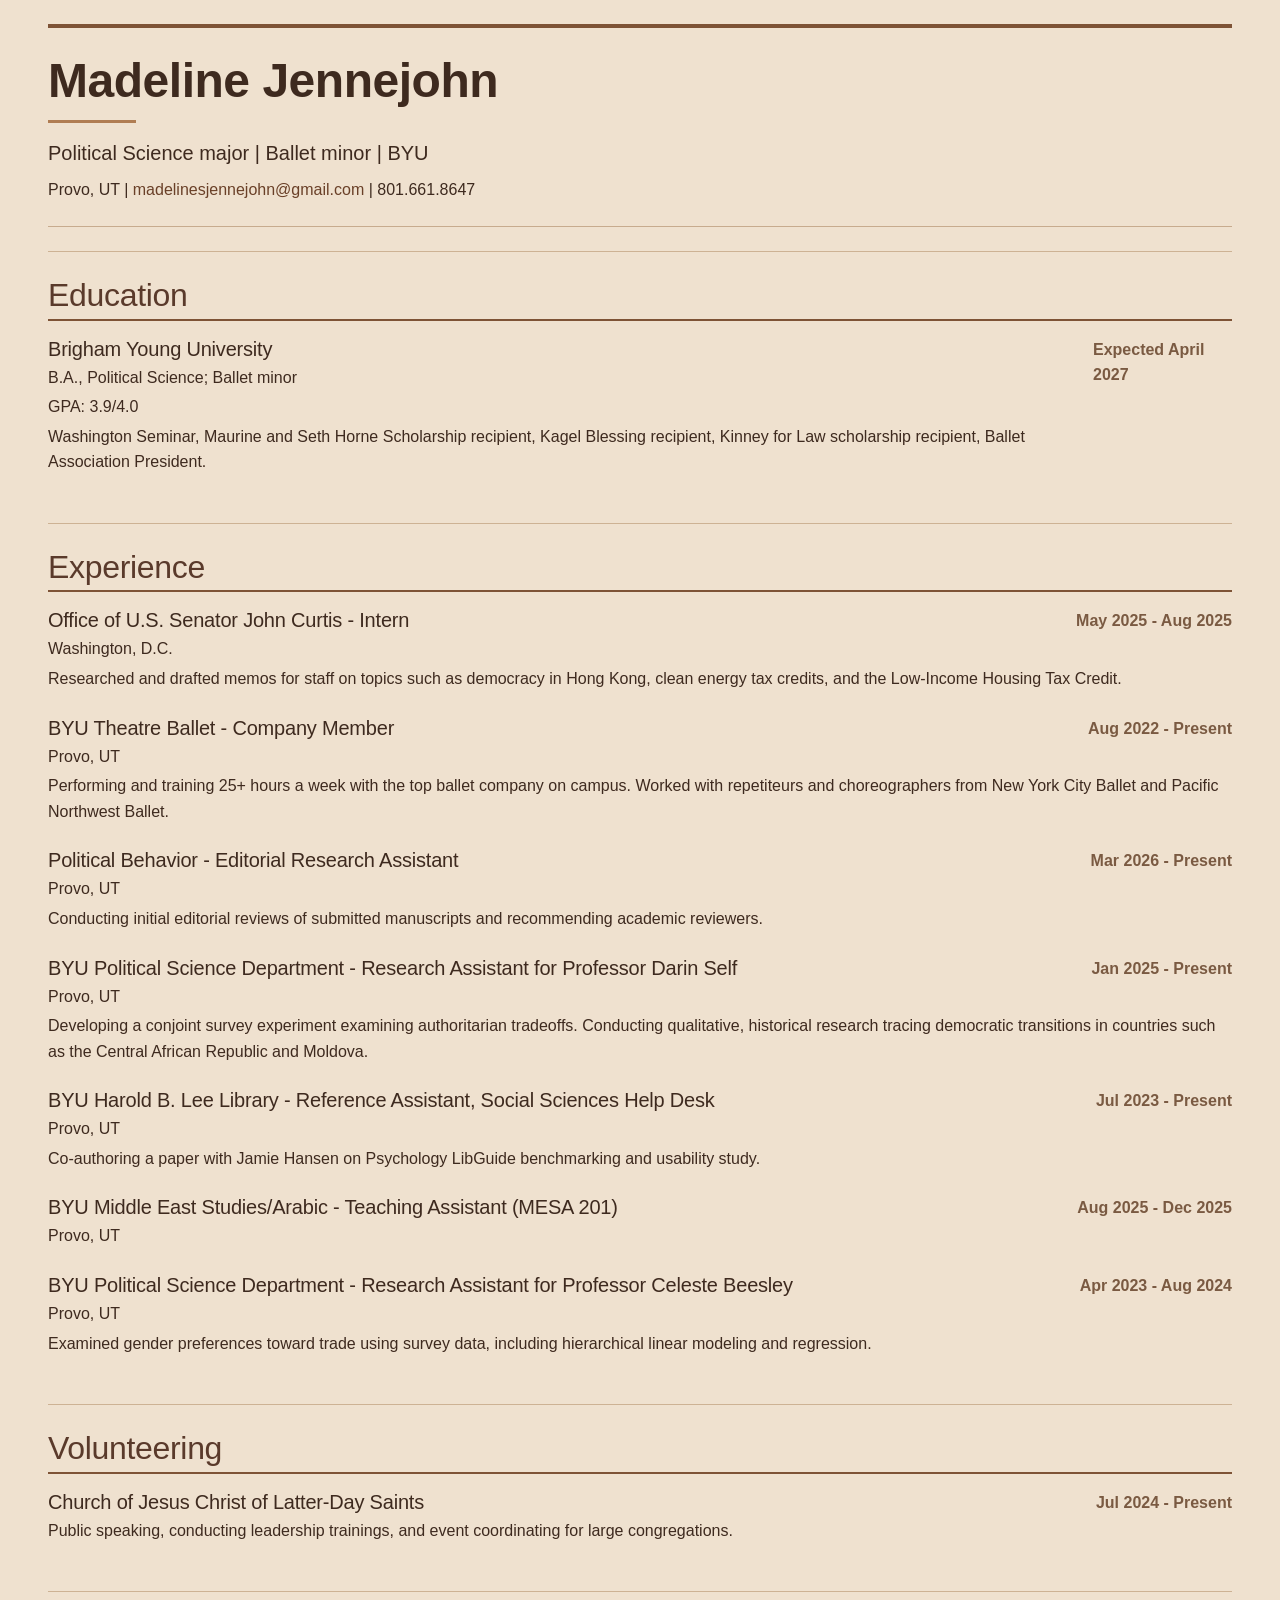
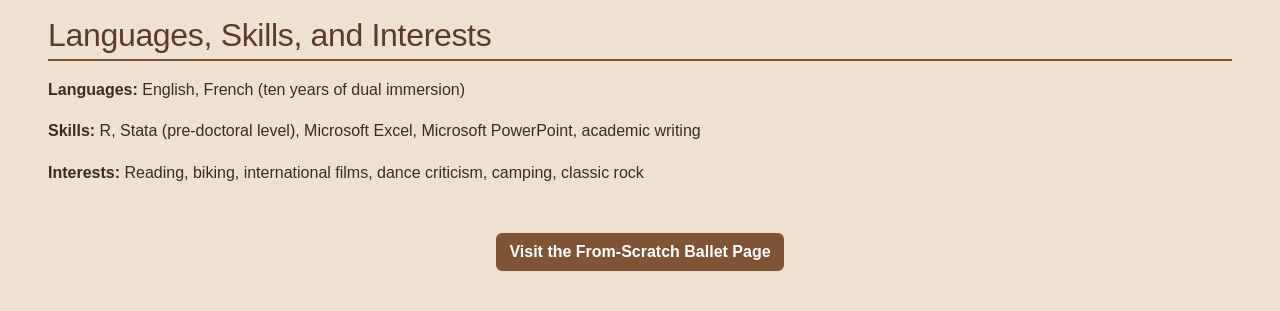
<file: index.html>
<!DOCTYPE html>
<html lang="en">
<head>
  <meta charset="UTF-8">
  <meta name="viewport" content="width=device-width, initial-scale=1.0">
  <title>Madeline Jennejohn | Professional Site</title>
  <link rel="preconnect" href="https://cdn.jsdelivr.net">
  <link rel="stylesheet" href="https://cdn.jsdelivr.net/npm/bootstrap@5.3.3/dist/css/bootstrap.min.css">
  <style>
    body {
      font-family: "Helvetica Neue", Helvetica, Arial, sans-serif;
      background: #efe1cf;
      color: #3e2a1f;
      line-height: 1.6;
    }

    h1, h2, h3 {
      font-family: "Helvetica Neue", Helvetica, Arial, sans-serif;
      color: #5a3a2b;
      letter-spacing: -0.01em;
    }

    .hero {
      color: #3e2a1f;
      border-top: 4px solid #7e5336;
      border-bottom: 1px solid #c7ab8e;
    }

    .hero h1, .hero p {
      color: inherit;
    }

    .hero .title-line {
      width: 88px;
      height: 3px;
      background: #b07d53;
      margin: 10px 0 14px;
    }

    .section-card {
      border: 0;
      border-top: 1px solid #cdb294;
      border-radius: 0;
      box-shadow: none;
      background: transparent;
    }

    .resume-heading {
      border-bottom: 2px solid #7e5336;
      padding-bottom: 0.25rem;
      margin-bottom: 1rem;
    }

    .date {
      color: #7a5a42;
      font-weight: 600;
    }

    a {
      color: #6a4028;
      text-decoration: none;
    }

    a:hover {
      color: #8a5738;
      text-decoration: underline;
    }

    .wide-main {
      width: min(1200px, 94vw);
      margin: 0 auto;
      padding: 24px 8px 40px;
    }

    .section-card .card-body {
      padding-left: 0 !important;
      padding-right: 0 !important;
    }
  </style>
</head>
<body>
  <main class="wide-main">
    <section class="hero py-4 py-md-4 mb-4">
      <h1 class="display-5 fw-bold">Madeline Jennejohn</h1>
      <div class="title-line"></div>
      <p class="lead mb-2">Political Science major | Ballet minor | BYU</p>
      <p class="mb-0">
        Provo, UT |
        <a href="mailto:madelinesjennejohn@gmail.com">madelinesjennejohn@gmail.com</a> |
        801.661.8647
      </p>
    </section>

    <section class="section-card mb-4">
      <div class="card-body p-4">
        <h2 class="resume-heading">Education</h2>
        <div class="d-flex flex-column flex-md-row justify-content-between">
          <div>
            <h3 class="h5 mb-1">Brigham Young University</h3>
            <p class="mb-1">B.A., Political Science; Ballet minor</p>
            <p class="mb-1">GPA: 3.9/4.0</p>
            <p class="mb-0">Washington Seminar, Maurine and Seth Horne Scholarship recipient, Kagel Blessing recipient, Kinney for Law scholarship recipient, Ballet Association President.</p>
          </div>
          <div class="date mt-2 mt-md-0">Expected April 2027</div>
        </div>
      </div>
    </section>

    <section class="section-card mb-4">
      <div class="card-body p-4">
        <h2 class="resume-heading">Experience</h2>

        <article class="mb-4">
          <div class="d-flex flex-column flex-md-row justify-content-between">
            <h3 class="h5 mb-1">Office of U.S. Senator John Curtis - Intern</h3>
            <div class="date">May 2025 - Aug 2025</div>
          </div>
          <p class="mb-1">Washington, D.C.</p>
          <p class="mb-0">Researched and drafted memos for staff on topics such as democracy in Hong Kong, clean energy tax credits, and the Low-Income Housing Tax Credit.</p>
        </article>

        <article class="mb-4">
          <div class="d-flex flex-column flex-md-row justify-content-between">
            <h3 class="h5 mb-1">BYU Theatre Ballet - Company Member</h3>
            <div class="date">Aug 2022 - Present</div>
          </div>
          <p class="mb-1">Provo, UT</p>
          <p class="mb-0">Performing and training 25+ hours a week with the top ballet company on campus. Worked with repetiteurs and choreographers from New York City Ballet and Pacific Northwest Ballet.</p>
        </article>

        <article class="mb-4">
          <div class="d-flex flex-column flex-md-row justify-content-between">
            <h3 class="h5 mb-1">Political Behavior - Editorial Research Assistant</h3>
            <div class="date">Mar 2026 - Present</div>
          </div>
          <p class="mb-1">Provo, UT</p>
          <p class="mb-0">Conducting initial editorial reviews of submitted manuscripts and recommending academic reviewers.</p>
        </article>

        <article class="mb-4">
          <div class="d-flex flex-column flex-md-row justify-content-between">
            <h3 class="h5 mb-1">BYU Political Science Department - Research Assistant for Professor Darin Self</h3>
            <div class="date">Jan 2025 - Present</div>
          </div>
          <p class="mb-1">Provo, UT</p>
          <p class="mb-0">Developing a conjoint survey experiment examining authoritarian tradeoffs. Conducting qualitative, historical research tracing democratic transitions in countries such as the Central African Republic and Moldova.</p>
        </article>

        <article class="mb-4">
          <div class="d-flex flex-column flex-md-row justify-content-between">
            <h3 class="h5 mb-1">BYU Harold B. Lee Library - Reference Assistant, Social Sciences Help Desk</h3>
            <div class="date">Jul 2023 - Present</div>
          </div>
          <p class="mb-1">Provo, UT</p>
          <p class="mb-0">Co-authoring a paper with Jamie Hansen on Psychology LibGuide benchmarking and usability study.</p>
        </article>

        <article class="mb-4">
          <div class="d-flex flex-column flex-md-row justify-content-between">
            <h3 class="h5 mb-1">BYU Middle East Studies/Arabic - Teaching Assistant (MESA 201)</h3>
            <div class="date">Aug 2025 - Dec 2025</div>
          </div>
          <p class="mb-0">Provo, UT</p>
        </article>

        <article>
          <div class="d-flex flex-column flex-md-row justify-content-between">
            <h3 class="h5 mb-1">BYU Political Science Department - Research Assistant for Professor Celeste Beesley</h3>
            <div class="date">Apr 2023 - Aug 2024</div>
          </div>
          <p class="mb-1">Provo, UT</p>
          <p class="mb-0">Examined gender preferences toward trade using survey data, including hierarchical linear modeling and regression.</p>
        </article>
      </div>
    </section>

    <section class="section-card mb-4">
      <div class="card-body p-4">
        <h2 class="resume-heading">Volunteering</h2>
        <div class="d-flex flex-column flex-md-row justify-content-between">
          <div>
            <h3 class="h5 mb-1">Church of Jesus Christ of Latter-Day Saints</h3>
            <p class="mb-0">Public speaking, conducting leadership trainings, and event coordinating for large congregations.</p>
          </div>
          <div class="date mt-2 mt-md-0">Jul 2024 - Present</div>
        </div>
      </div>
    </section>

    <section class="section-card">
      <div class="card-body p-4">
        <h2 class="resume-heading">Languages, Skills, and Interests</h2>
        <p><strong>Languages:</strong> English, French (ten years of dual immersion)</p>
        <p><strong>Skills:</strong> R, Stata (pre-doctoral level), Microsoft Excel, Microsoft PowerPoint, academic writing</p>
        <p class="mb-0"><strong>Interests:</strong> Reading, biking, international films, dance criticism, camping, classic rock</p>
      </div>
    </section>

    <footer class="text-center mt-4">
      <a class="btn fw-semibold text-white" style="background-color:#7e5336; border-color:#7e5336;" href="scratch.html">Visit the From-Scratch Ballet Page</a>
    </footer>
  </main>
</body>
</html>
</file>
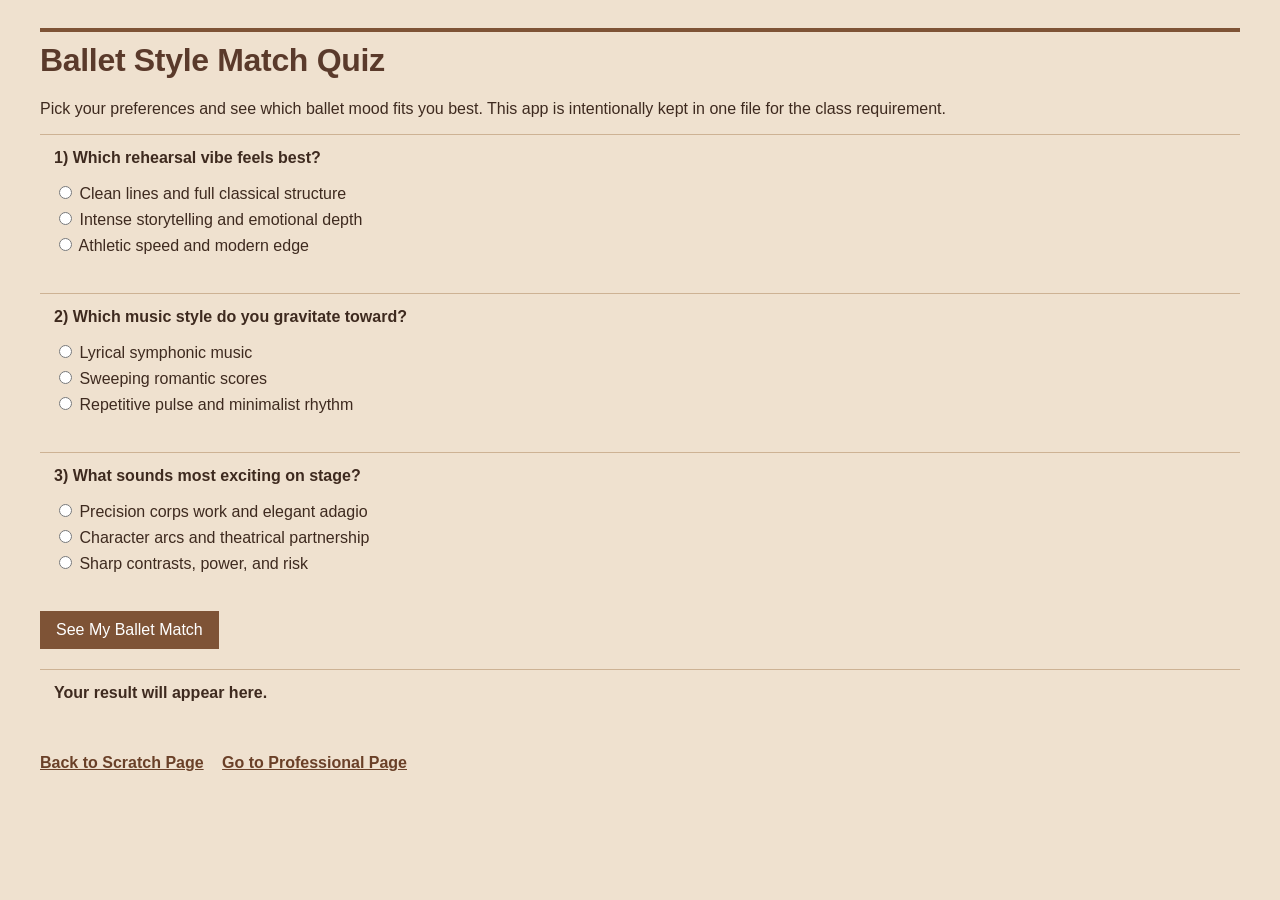
<file: app.html>
<!DOCTYPE html>
<html lang="en">
<head>
  <meta charset="UTF-8">
  <meta name="viewport" content="width=device-width, initial-scale=1.0">
  <title>Ballet Style Match Quiz</title>
  <style>
    body {
      margin: 0;
      font-family: "Helvetica Neue", Helvetica, Arial, sans-serif;
      background: #efe1cf;
      color: #3e2a1f;
    }

    .app-wrap {
      width: min(1200px, 94vw);
      margin: 28px auto;
      border-top: 4px solid #7e5336;
      padding: 10px 0 24px;
    }

    h1 {
      font-family: "Helvetica Neue", Helvetica, Arial, sans-serif;
      color: #5a3a2b;
      margin-top: 0;
      letter-spacing: -0.01em;
    }

    .question {
      margin-bottom: 18px;
      padding: 14px;
      border-top: 1px solid #cdb294;
      background: transparent;
      border-left: 0;
      border-right: 0;
      border-bottom: 0;
    }

    .question p {
      margin-top: 0;
      font-weight: 700;
    }

    label {
      display: block;
      margin: 6px 0;
      cursor: pointer;
    }

    button {
      background-color: #7e5336;
      color: #fff;
      border: none;
      border-radius: 0;
      padding: 10px 16px;
      font-size: 1rem;
      cursor: pointer;
    }

    button:hover {
      background-color: #8a5738;
    }

    #result {
      margin-top: 20px;
      padding: 14px;
      background-color: transparent;
      border-top: 1px solid #cdb294;
      min-height: 36px;
      font-weight: 600;
    }

    .nav-links {
      margin-top: 20px;
    }

    .nav-links a {
      color: #6a4028;
      margin-right: 14px;
      font-weight: 700;
    }

    .nav-links a:hover {
      color: #8a5738;
    }
  </style>
</head>
<body>
  <div class="app-wrap">
    <h1>Ballet Style Match Quiz</h1>
    <p>
      Pick your preferences and see which ballet mood fits you best.
      This app is intentionally kept in one file for the class requirement.
    </p>

    <div class="question">
      <p>1) Which rehearsal vibe feels best?</p>
      <label><input type="radio" name="q1" value="classic"> Clean lines and full classical structure</label>
      <label><input type="radio" name="q1" value="dramatic"> Intense storytelling and emotional depth</label>
      <label><input type="radio" name="q1" value="contemporary"> Athletic speed and modern edge</label>
    </div>

    <div class="question">
      <p>2) Which music style do you gravitate toward?</p>
      <label><input type="radio" name="q2" value="classic"> Lyrical symphonic music</label>
      <label><input type="radio" name="q2" value="dramatic"> Sweeping romantic scores</label>
      <label><input type="radio" name="q2" value="contemporary"> Repetitive pulse and minimalist rhythm</label>
    </div>

    <div class="question">
      <p>3) What sounds most exciting on stage?</p>
      <label><input type="radio" name="q3" value="classic"> Precision corps work and elegant adagio</label>
      <label><input type="radio" name="q3" value="dramatic"> Character arcs and theatrical partnership</label>
      <label><input type="radio" name="q3" value="contemporary"> Sharp contrasts, power, and risk</label>
    </div>

    <button id="scoreBtn" type="button">See My Ballet Match</button>
    <div id="result">Your result will appear here.</div>

    <div class="nav-links">
      <a href="scratch.html">Back to Scratch Page</a>
      <a href="index.html">Go to Professional Page</a>
    </div>
  </div>

  <script>
    function getSelectedValue(groupName) {
      var selected = document.querySelector('input[name="' + groupName + '"]:checked');
      return selected ? selected.value : null;
    }

    function evaluateQuiz() {
      var answers = [getSelectedValue("q1"), getSelectedValue("q2"), getSelectedValue("q3")];
      if (answers.includes(null)) {
        document.getElementById("result").textContent = "Please answer all three questions first.";
        return;
      }

      var scores = { classic: 0, dramatic: 0, contemporary: 0 };
      answers.forEach(function(answer) {
        scores[answer] += 1;
      });

      var topType = "classic";
      if (scores.dramatic > scores[topType]) topType = "dramatic";
      if (scores.contemporary > scores[topType]) topType = "contemporary";

      var resultText = "";
      if (topType === "classic") {
        resultText = "You match CLASSIC LUMINOSITY: refined, musical, and line-focused. Think Balanchine's Serenade and Swan Lake.";
      } else if (topType === "dramatic") {
        resultText = "You match DRAMATIC ROMANTIC: expressive, story-centered, and emotionally intense. Think Giselle and Romeo and Juliet.";
      } else {
        resultText = "You match CONTEMPORARY FIRE: bold, fast, and physically fearless. Think Glass Pieces and In the Middle, Somewhat Elevated.";
      }

      document.getElementById("result").textContent = resultText;
    }

    document.getElementById("scoreBtn").addEventListener("click", evaluateQuiz);
  </script>
</body>
</html>
</file>
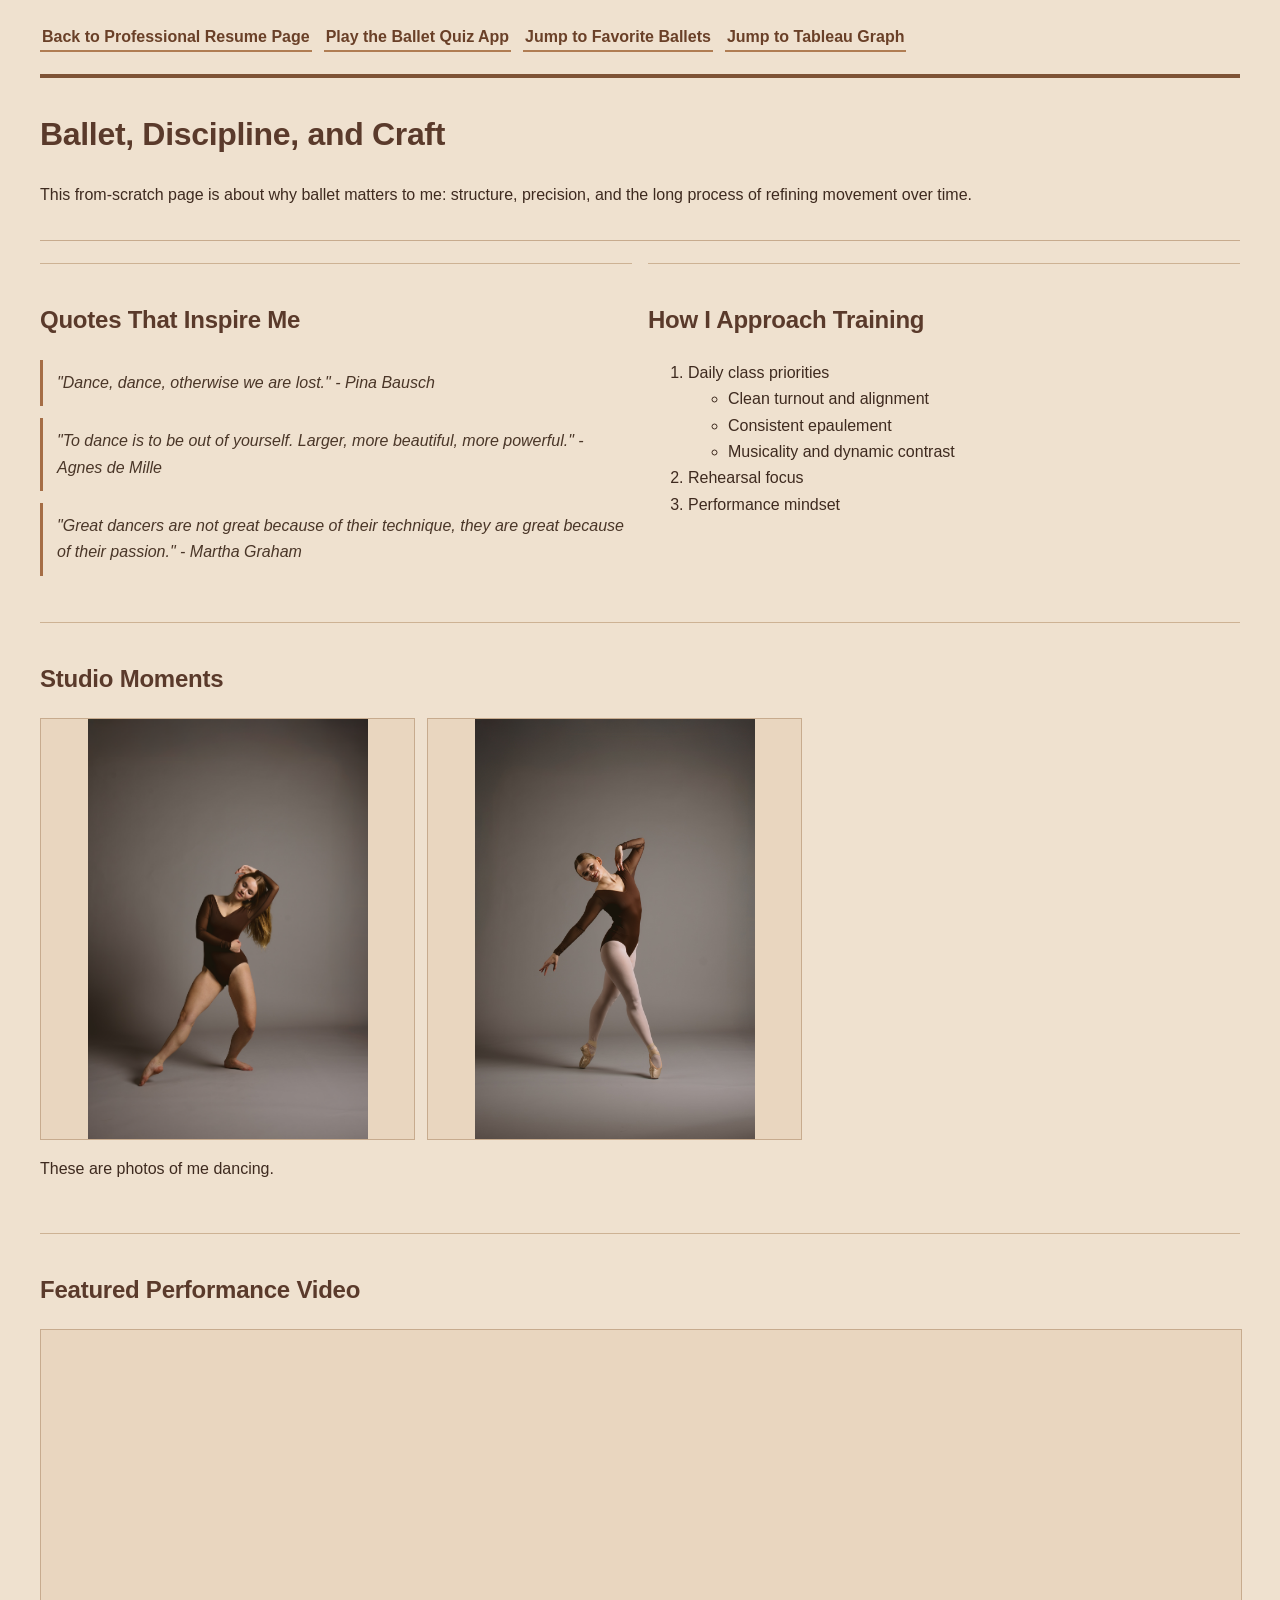
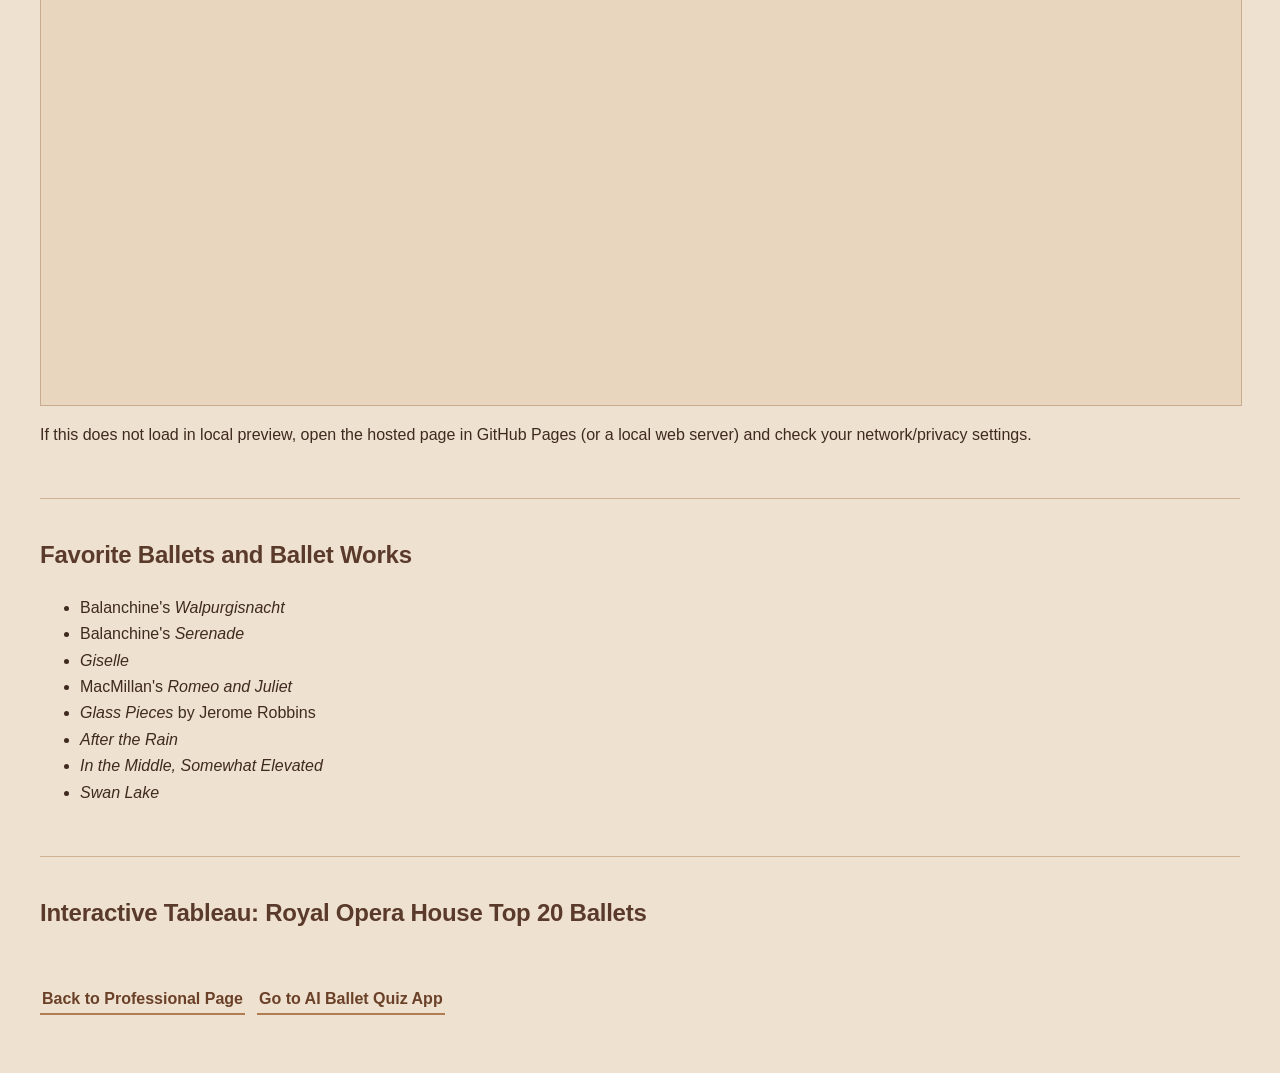
<file: scratch.html>
<!DOCTYPE html>
<html lang="en">
<head>
  <meta charset="UTF-8">
  <meta name="viewport" content="width=device-width, initial-scale=1.0">
  <title>Ballet Notes | From Scratch</title>
  <link rel="stylesheet" href="styles.css">
</head>
<body>
  <div class="page-wrap">
    <div class="top-nav">
      <a href="index.html">Back to Professional Resume Page</a>
      <a href="app.html">Play the Ballet Quiz App</a>
      <a href="#favorites">Jump to Favorite Ballets</a>
      <a href="#tableau">Jump to Tableau Graph</a>
    </div>

    <div class="hero-box">
      <h1>Ballet, Discipline, and Craft</h1>
      <p>
        This from-scratch page is about why ballet matters to me: structure, precision,
        and the long process of refining movement over time.
      </p>
    </div>

    <div class="content-grid">
      <div class="card-box">
        <h2>Quotes That Inspire Me</h2>
        <blockquote>"Dance, dance, otherwise we are lost." - Pina Bausch</blockquote>
        <blockquote>"To dance is to be out of yourself. Larger, more beautiful, more powerful." - Agnes de Mille</blockquote>
        <blockquote>"Great dancers are not great because of their technique, they are great because of their passion." - Martha Graham</blockquote>
      </div>

      <div class="card-box">
        <h2>How I Approach Training</h2>
        <ol>
          <li>Daily class priorities
            <ul>
              <li>Clean turnout and alignment</li>
              <li>Consistent epaulement</li>
              <li>Musicality and dynamic contrast</li>
            </ul>
          </li>
          <li>Rehearsal focus</li>
          <li>Performance mindset</li>
        </ol>
      </div>
    </div>

    <div class="card-box image-section">
      <h2>Studio Moments</h2>
      <div class="photo-row">
        <img
          src="images/contemporary.JPG"
          alt="Contemporary ballet pose"
        >
        <img
          src="images/fourthposition.JPG"
          alt="Ballet dancer in fourth position"
        >
      </div>
      <p>These are photos of me dancing.</p>
    </div>

    <div class="card-box video-section">
      <h2>Featured Performance Video</h2>
      <div class="video-frame">
        <iframe
          width="560"
          height="315"
          src="https://www.youtube.com/embed/3zMCxmdkcRY"
          title="YouTube video player"
          frameborder="0"
          allow="accelerometer; autoplay; clipboard-write; encrypted-media; gyroscope; picture-in-picture; web-share"
          referrerpolicy="no-referrer-when-downgrade"
          allowfullscreen
        ></iframe>
      </div>
      <p>If this does not load in local preview, open the hosted page in GitHub Pages (or a local web server) and check your network/privacy settings.</p>
    </div>

    <div class="card-box" id="favorites">
      <h2>Favorite Ballets and Ballet Works</h2>
      <ul>
        <li>Balanchine's <em>Walpurgisnacht</em></li>
        <li>Balanchine's <em>Serenade</em></li>
        <li><em>Giselle</em></li>
        <li>MacMillan's <em>Romeo and Juliet</em></li>
        <li><em>Glass Pieces</em> by Jerome Robbins</li>
        <li><em>After the Rain</em></li>
        <li><em>In the Middle, Somewhat Elevated</em></li>
        <li><em>Swan Lake</em></li>
      </ul>
    </div>

    <div class="card-box" id="tableau">
      <h2>Interactive Tableau: Royal Opera House Top 20 Ballets</h2>
      <div class="tableauPlaceholder" id="viz1776281700665" style="position: relative;">
        <noscript>
          <a href="#">
            <img alt="Sheet 1" src="https://public.tableau.com/static/images/Ro/RoyalOperaHouseTop20Ballets_0/Sheet1/1_rss.png" style="border: none;">
          </a>
        </noscript>
        <object class="tableauViz" style="display:none;">
          <param name="host_url" value="https%3A%2F%2Fpublic.tableau.com%2F">
          <param name="embed_code_version" value="3">
          <param name="site_root" value="">
          <param name="name" value="RoyalOperaHouseTop20Ballets_0/Sheet1">
          <param name="tabs" value="no">
          <param name="toolbar" value="yes">
          <param name="static_image" value="https://public.tableau.com/static/images/Ro/RoyalOperaHouseTop20Ballets_0/Sheet1/1.png">
          <param name="animate_transition" value="yes">
          <param name="display_static_image" value="yes">
          <param name="display_spinner" value="yes">
          <param name="display_overlay" value="yes">
          <param name="display_count" value="yes">
          <param name="language" value="en-US">
        </object>
      </div>
    </div>

    <div class="bottom-nav">
      <a href="index.html">Back to Professional Page</a>
      <a href="app.html">Go to AI Ballet Quiz App</a>
    </div>
  </div>

  <script>
    var divElement = document.getElementById("viz1776281700665");
    var vizElement = divElement.getElementsByTagName("object")[0];
    vizElement.style.width = "100%";
    vizElement.style.height = (divElement.offsetWidth * 0.75) + "px";
    var scriptElement = document.createElement("script");
    scriptElement.src = "https://public.tableau.com/javascripts/api/viz_v1.js";
    vizElement.parentNode.insertBefore(scriptElement, vizElement);
  </script>
</body>
</html>
</file>
<file: styles.css>
body {
  margin: 0;
  font-family: "Helvetica Neue", Helvetica, Arial, sans-serif;
  color: #3e2a1f;
  background: #efe1cf;
  line-height: 1.65;
}

h1, h2 {
  font-family: "Helvetica Neue", Helvetica, Arial, sans-serif;
  color: #5a3a2b;
  letter-spacing: -0.01em;
}

a {
  color: #6a4028;
  font-weight: 600;
  text-decoration: none;
}

a:hover {
  color: #8a5738;
}

.page-wrap {
  width: min(1200px, 94vw);
  margin: 0 auto;
  padding: 24px 8px 36px;
}

.top-nav,
.bottom-nav {
  display: flex;
  flex-wrap: wrap;
  gap: 12px;
  margin-bottom: 22px;
}

.top-nav a,
.bottom-nav a {
  border-bottom: 2px solid #b07d53;
  padding: 0 2px;
}

.hero-box {
  padding: 8px 0 16px;
  margin-bottom: 22px;
  border-top: 4px solid #7e5336;
  border-bottom: 1px solid #c7ab8e;
}

.content-grid {
  display: grid;
  grid-template-columns: repeat(auto-fit, minmax(260px, 1fr));
  gap: 16px;
}

.card-box {
  border-top: 1px solid #cdb294;
  padding: 16px 0;
  margin-bottom: 18px;
}

blockquote {
  margin: 0 0 12px 0;
  padding: 10px 0 10px 14px;
  border-left: 3px solid #a56d45;
  font-style: italic;
  color: #4a3628;
}

.image-section img {
  display: block;
  width: 100%;
  border-radius: 0;
  border: 1px solid #c7ab8e;
  margin-bottom: 0;
  object-fit: cover;
}

.photo-row {
  display: grid;
  grid-template-columns: repeat(2, minmax(0, 1fr));
  gap: 14px;
  max-width: 760px;
  margin-bottom: 14px;
}

.photo-row img {
  height: auto;
  max-height: 420px;
  object-fit: contain;
  background: #e9d6bf;
}

@media (max-width: 760px) {
  .photo-row {
    grid-template-columns: 1fr;
  }

  .photo-row img {
    height: auto;
    max-height: none;
  }
}

.video-frame {
  position: relative;
  width: 100%;
  padding-bottom: 56.25%;
  height: 0;
  overflow: hidden;
  border: 1px solid #c7ab8e;
  background: #e9d6bf;
}

.video-frame iframe {
  position: absolute;
  top: 0;
  left: 0;
  width: 100%;
  height: 100%;
  border: 0;
}
</file>
